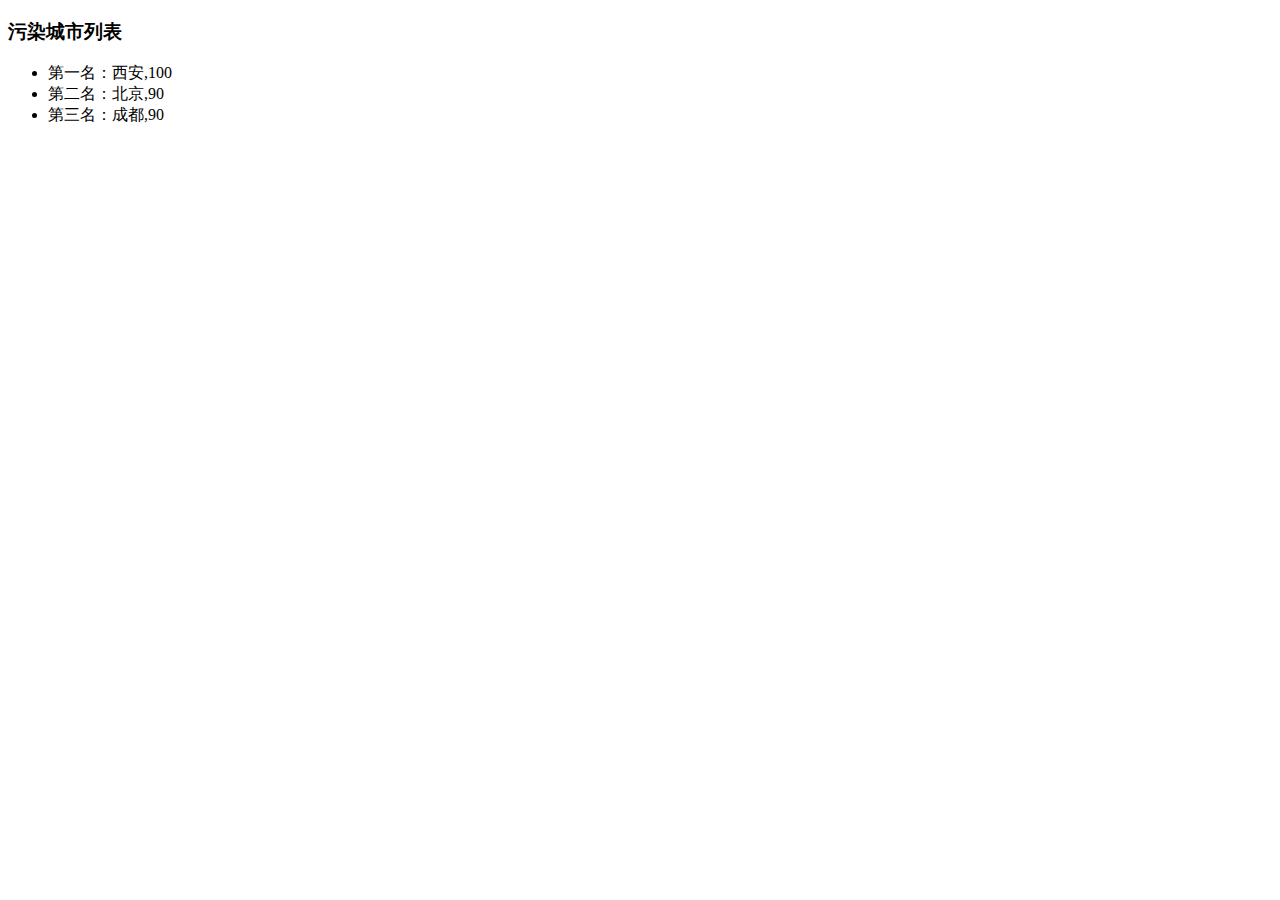
<file: four/index.html>
<!DOCTYPE html>
<html>
  <head>
    <meta charset="utf-8">
    <title>IFE JavaScript Task 01</title>
  </head>
<body>

  <h3>污染城市列表</h3>
  <ul id="aqi-list">
<!--   
    <li>第一名：福州（样例），10</li>
  	<li>第二名：福州（样例），10</li> -->
  </ul>

<script type="text/javascript">

var aqiData = [
  ["北京", 90],
  ["上海", 50],
  ["福州", 10],
  ["广州", 50],
  ["成都", 90],
  ["西安", 100]
];
(function () {

  /*
  在注释下方编写代码
  遍历读取aqiData中各个城市的数据
  将空气质量指数大于60的城市显示到aqi-list的列表中
  */
  var oList = document.getElementById("aqi-list");
  var arr = ["一","二","三","四","五"];
  aqiData.sort(function(a,b){
  	return b[1]-a[1];
  });//若相减值为正数则二者交换位置，即将函数从大到小排序，改成a[1]-b[1]就是从小到大排序
  oList.innerHTML = "";
        for(i=0;i<aqiData.length;i++)
        {         
          if(aqiData[i][1]>60)
          {
            var oLi = document.createElement("li");
            oLi.innerHTML = '第'+arr[i]+'名：'+aqiData[i][0]+','+aqiData[i][1];
            oList.appendChild(oLi);//将oli添加到olist中
          }
      }

})();

</script>
</body>
</html>
</file>
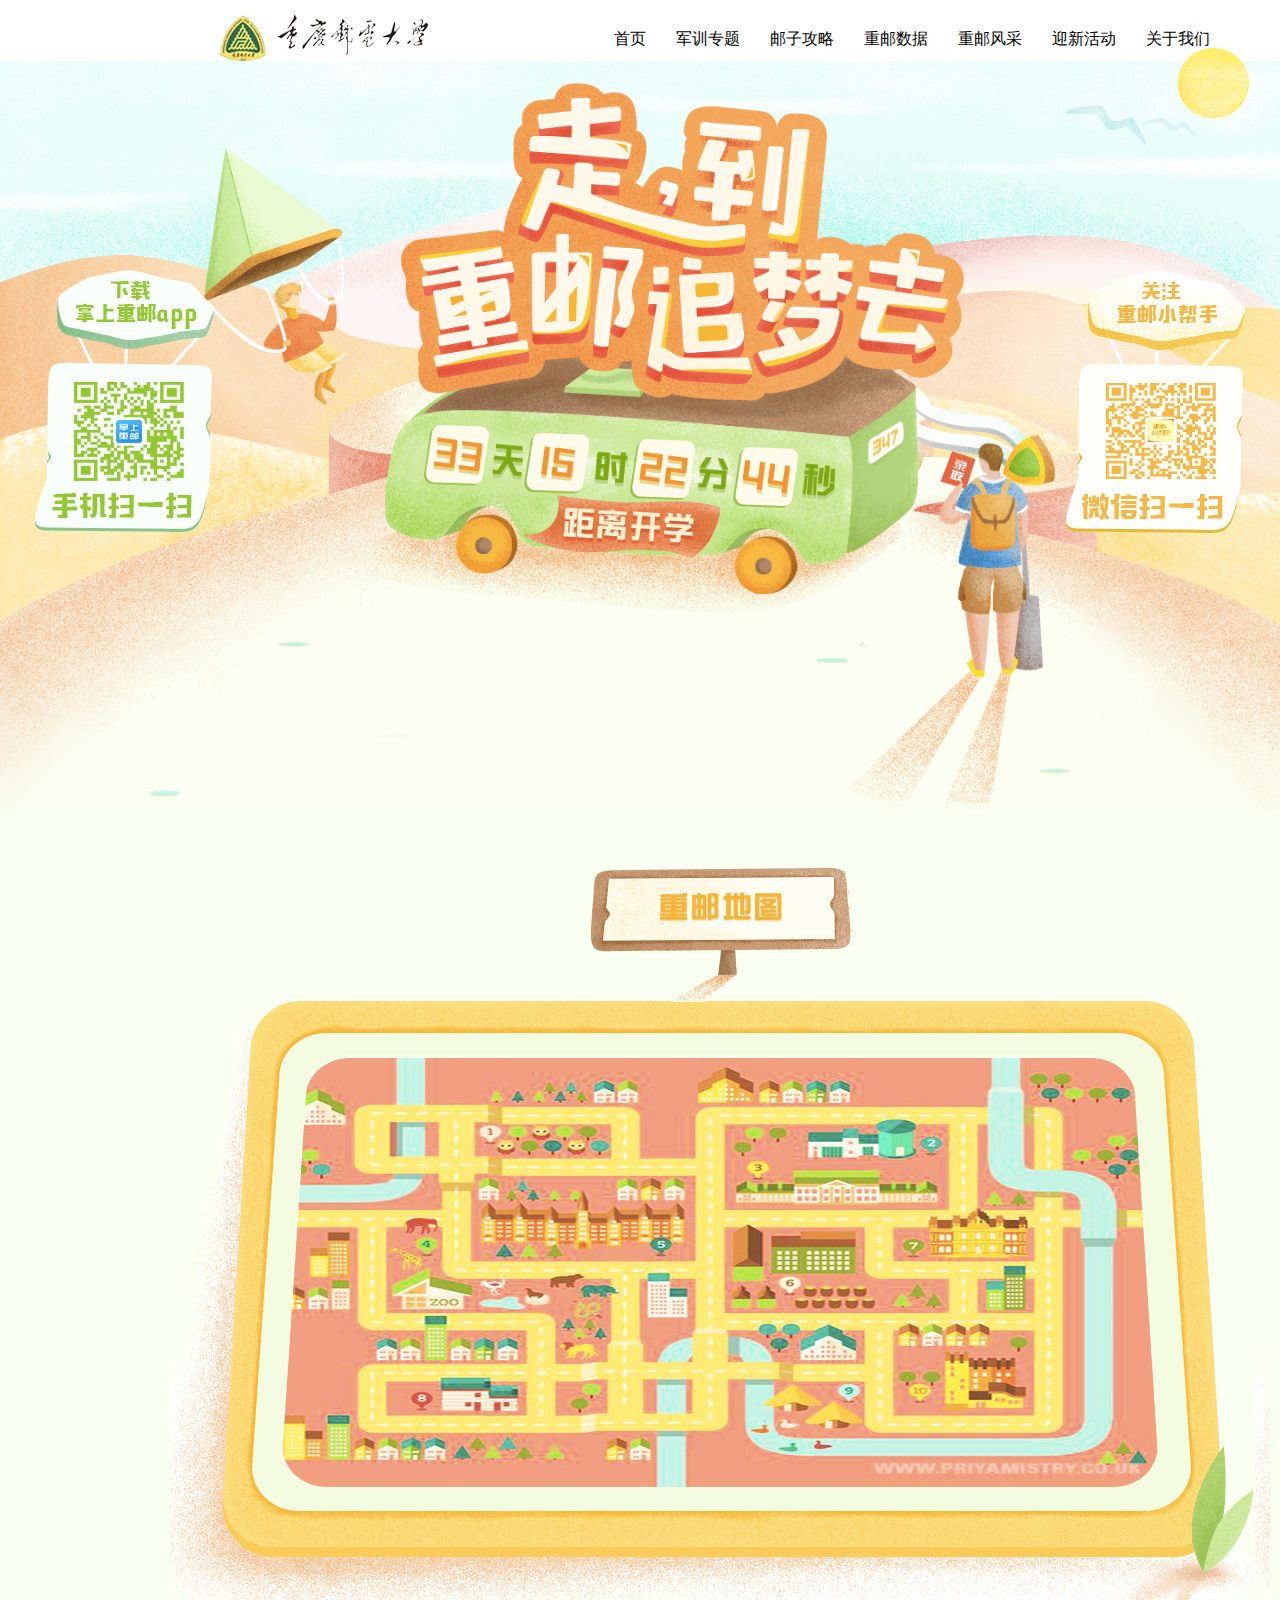
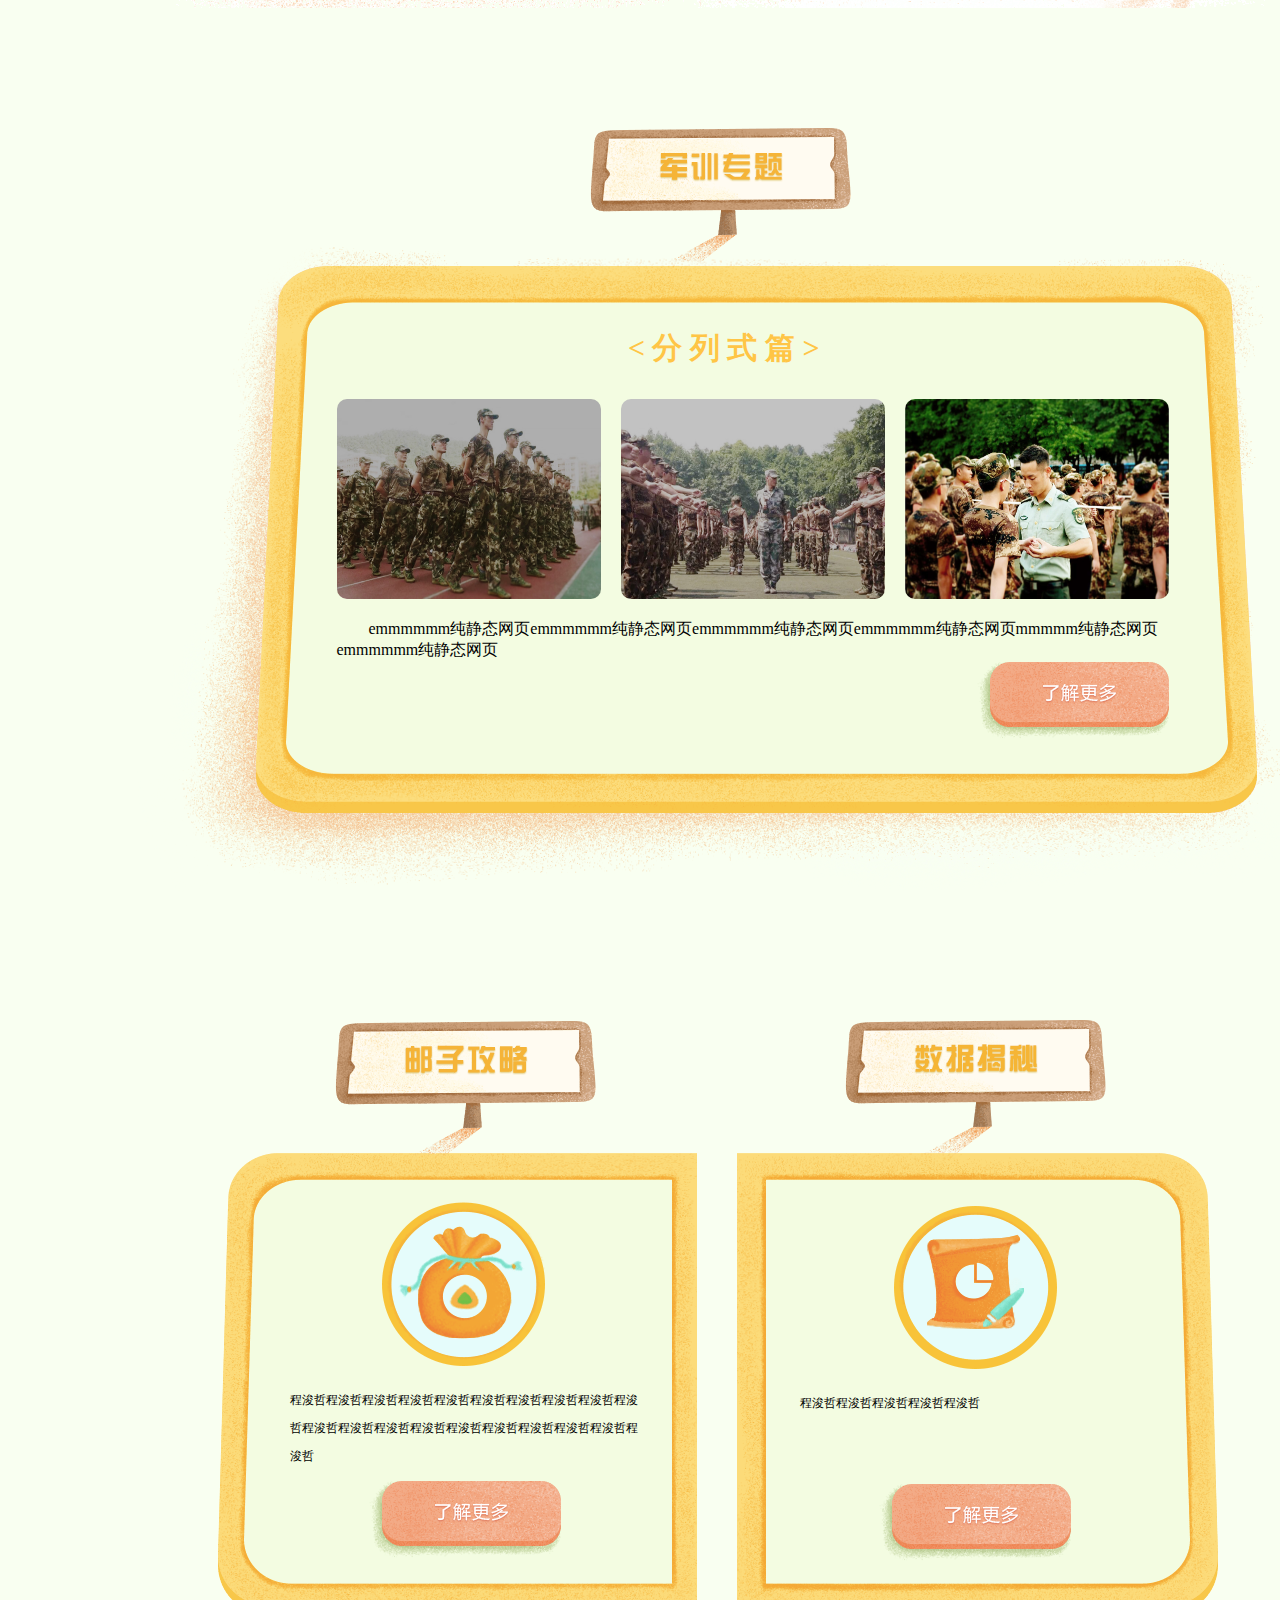
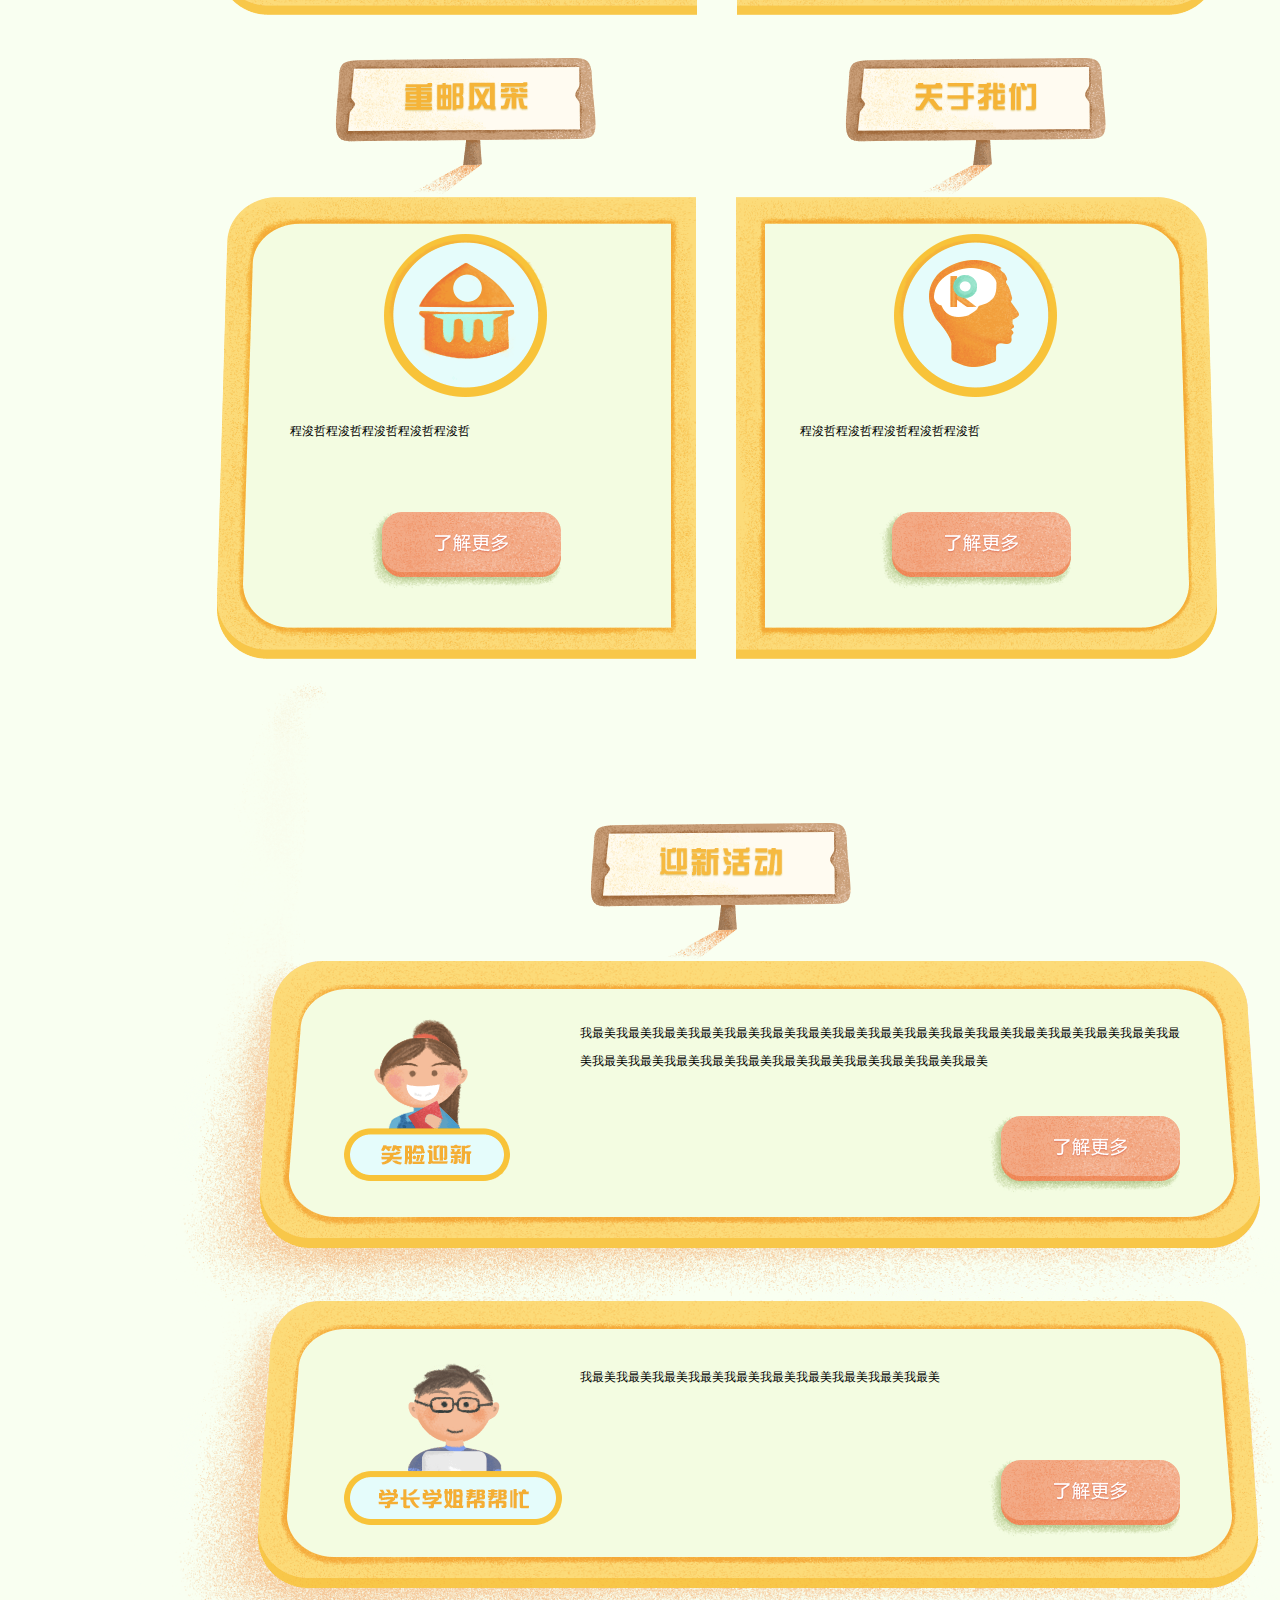
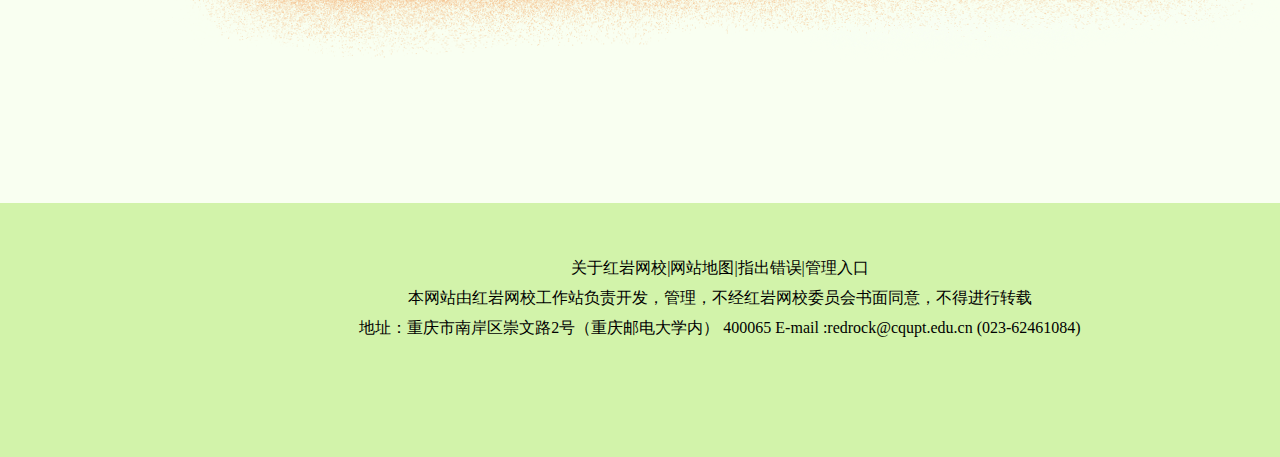
<file: third/index.html>
<!DOCTYPE html>
<html>
<head>
	<meta http-equiv="Content-Type" content="text/html" charset="utf-8">
	<title>晚风第三次作业</title>
	<link rel="stylesheet" type="text/css" href="css/index.css">
	<script type="text/javascript" src="js/index.js"></script>
</head>
<body>
	<img src="img/left.png" class="left" id="left">
	<img src="img/right.png" class="right" id="right">
	<div class="header">
		<a href="http://www.cqupt.edu.cn/cqupt/index.shtml" class="cqupt">
			<img src="img/cqupt.png">
		</a>
		<ul class="header_ul">
			<li>首页</li>
			<li>军训专题</li>
			<li>邮子攻略</li>
			<li>重邮数据</li>
			<li>重邮风采</li>
			<li>迎新活动</li>
			<li>关于我们</li>
		</ul>
	</div>
	<div class="map">
		<img src="img/tb_map.png" class="tb_map">
		<div class="mapmap">
			<img src="img/map.png">
		</div>
	</div>
	<div class="armtitle">
		<img src="img/tb_armtitle.png">
		<h4>&nbsp;< 分 列 式 篇 ></h4>
		<ul>
			<li><img src="img/w_fen1.jpg"></li>
			<li><img src="img/w_fen2.jpg"></li>
			<li><img src="img/w_fen3.jpg"></li>
		</ul>
		<p>emmmmmm纯静态网页emmmmmm纯静态网页emmmmmm纯静态网页emmmmmm纯静态网页mmmmm纯静态网页emmmmmm纯静态网页</p>
		<a href="#"><img src="img/knowMore.png"></a>
	</div>
	<div class="fourBox">
		<div class="box1">
			<img src="img/w_gongnue.png" style="padding-top: 8px;">
			<img src="img/w_gongnue2.png" class="jianju">
			<p>程浚哲程浚哲程浚哲程浚哲程浚哲程浚哲程浚哲程浚哲程浚哲程浚哲程浚哲程浚哲程浚哲程浚哲程浚哲程浚哲程浚哲程浚哲程浚哲程浚哲</p>
			<a href="#"><img src="img/w_mesinput.png"></a>
		</div>
		<div class="box2">
			<img src="img/w_shuju.png">
			<img src="img/w_shuju2.png" class="jianju">
			<p>程浚哲程浚哲程浚哲程浚哲程浚哲</p>
			<a href="#"><img src="img/w_mesinput.png"></a>
		</div>
		<div class="box3">
			<img src="img/w_fengcai.png">
			<img src="img/w_fengcai2.png" class="jianju">
			<p>程浚哲程浚哲程浚哲程浚哲程浚哲</p>
			<a href="#"><img src="img/w_mesinput.png"></a>
		</div>
		<div class="box4">
			<img src="img/w_guanyu.png">
			<img src="img/w_guanyu2.png" class="jianju">
			<p>程浚哲程浚哲程浚哲程浚哲程浚哲</p>
			<a href="#"><img src="img/w_mesinput.png"></a>
		</div>
	</div>
	<div class="lastBox">
		<img src="img/w_welcome.png" class="welcome">
		<div class="lastBox1">
			<img src="img/w_first.png">
			<div>
				<p class="lastP">我最美我最美我最美我最美我最美我最美我最美我最美我最美我最美我最美我最美我最美我最美我最美我最美我最美我最美我最美我最美我最美我最美我最美我最美我最美我最美我最美我最美</p>
				<a href="#"><img src="img/w_mesinput.png"></a>
			</div>
		</div>
		<div class="lastBox2">
			<img src="img/w_secend.png">
			<div>
				<p class="lastP">我最美我最美我最美我最美我最美我最美我最美我最美我最美我最美</p>
				<a href="#"><img src="img/w_mesinput.png"></a>
			</div>
		</div>
	</div>
	<div class="bottom">关于红岩网校|网站地图|指出错误|管理入口<br>本网站由红岩网校工作站负责开发，管理，不经红岩网校委员会书面同意，不得进行转载<br>地址：重庆市南岸区崇文路2号（重庆邮电大学内） 400065 E-mail :redrock@cqupt.edu.cn (023-62461084)</div>
</body>
</html>
</file>
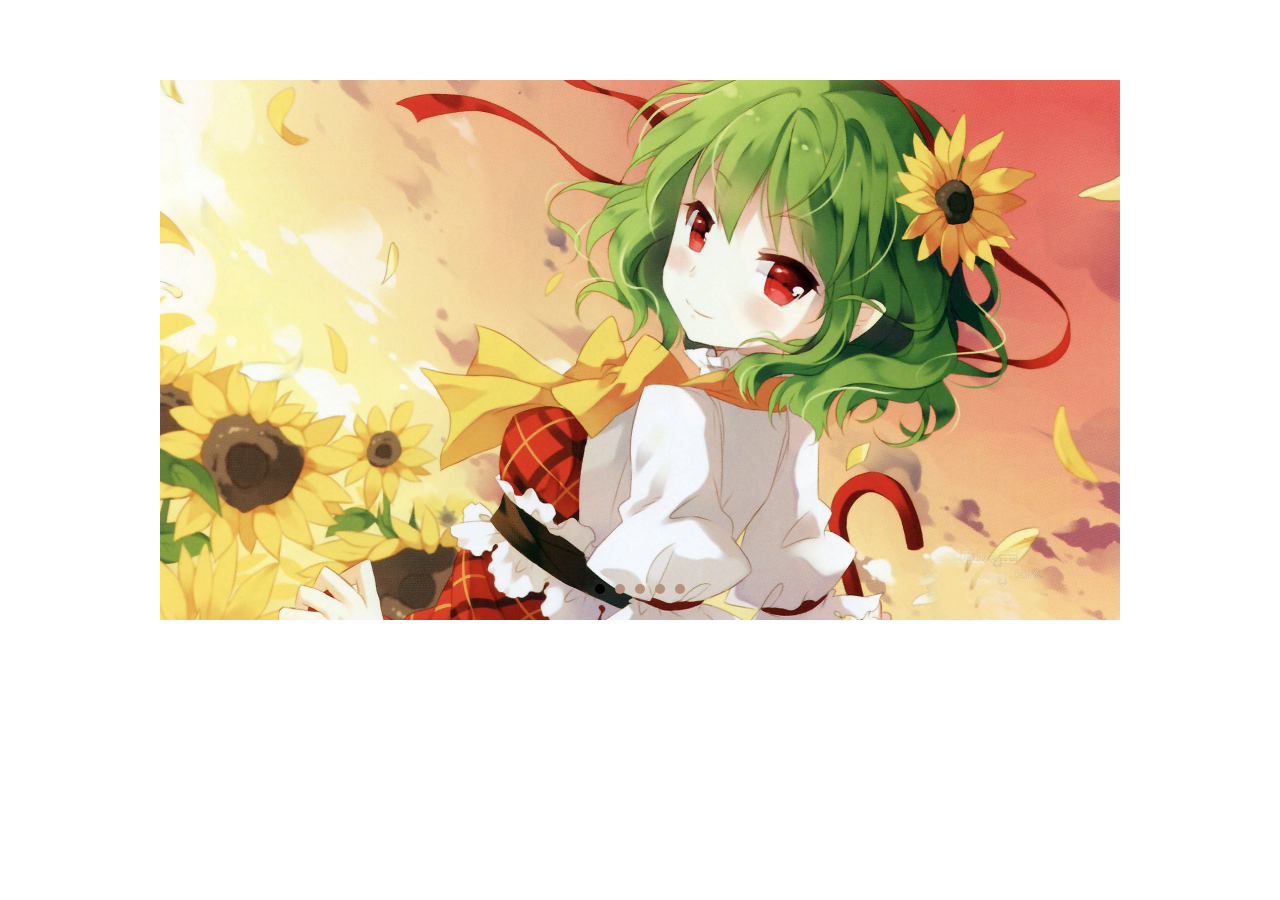
<file: five/banner/index.html>
<!DOCTYPE html>
<html>
<head>
	<meta http-equiv="Content-Type" content="text/html; charset=utf-8" />
	<link rel="stylesheet" type="text/css" href="css/index.css">
	<title>晚风轮播</title>
	<script type="text/javascript" src="js/banner.js"></script>
</head>
<body>
<div id="banner_box">
	<ul class="banner_ul">
		<li style="opacity: 1;display: block;"><img src="imgs/1.jpg"></li>
		<!-- <li><img src="imgs/2.jpg"></li>
		<li><img src="imgs/3.jpg"></li>
		<li><img src="imgs/4.jpg"></li>
		<li><img src="imgs/5.jpg"></li> -->
		<li><img src="imgs/6.jpg"></li>
		<li><img src="imgs/7.jpg"></li>
		<li><img src="imgs/8.jpg"></li>
		<li><img src="imgs/9.jpg"></li>
	</ul>
	<ul class="banner_yuan">
		<!-- <li style="background-color: #000;"></li>
		<li></li>
		<li></li>
		<li></li> -->
	</ul>
	<div class="left"><</div>
	<div class="right">></div>
</div>
</body>
</html>
</file>
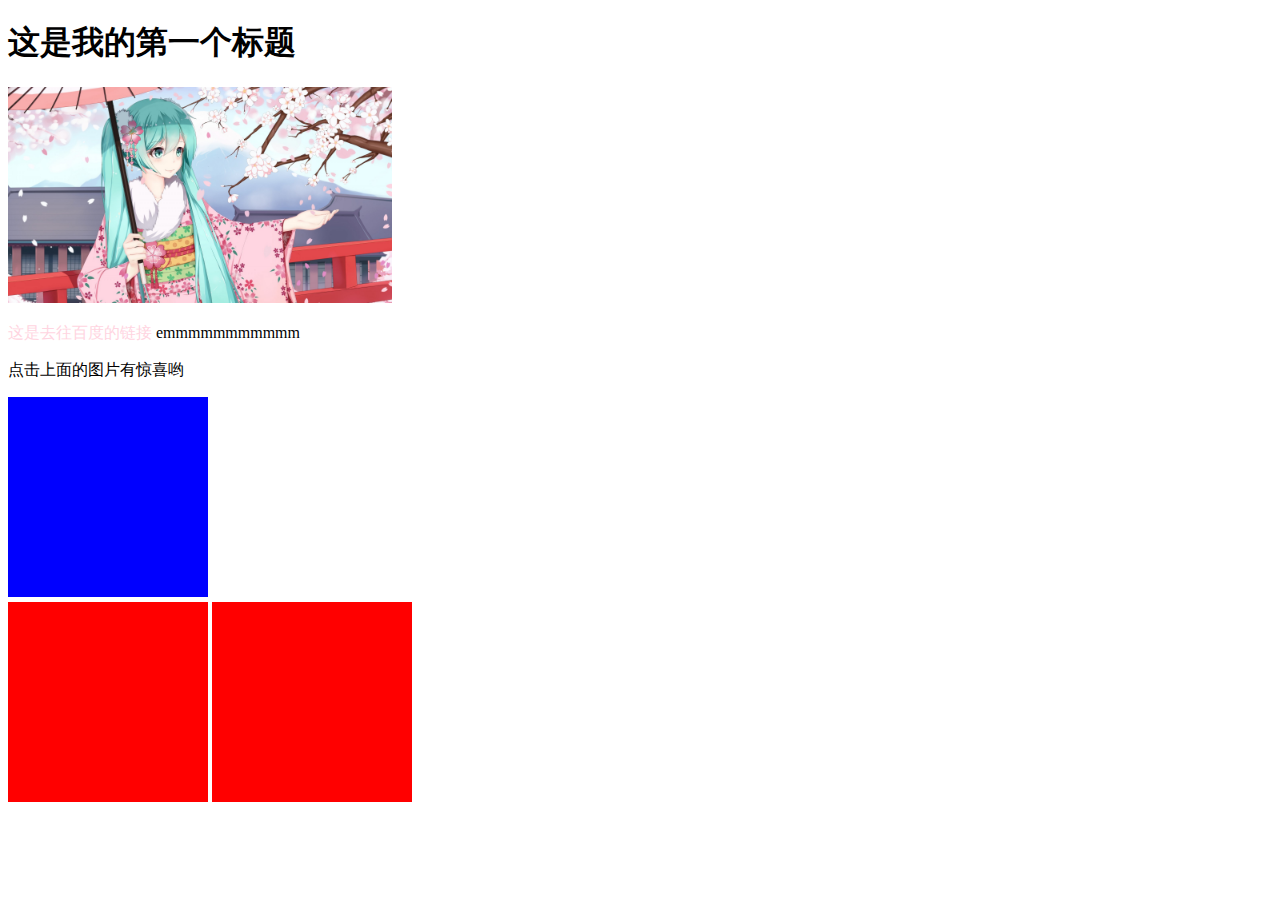
<file: first/first.html>
<!DOCTYPE html>
<html>
<head>
	<meta http-equiv="Content-Type" content="text/html" charset="utf-8">
	<title>红岩第一次作业</title>
	<link rel="stylesheet" type="text/css" href="first.css">
</head>
<body>
<h1>这是我的第一个标题</h1>
<a href="http://reg.jiayuan.com/landing_page_new.php" target="_Blank"><!--在新的窗口跳转到百度-->
	<img src="pic.jpg" class="pic">
</a>
<p><a href="http://www.baidu.com" target="_Blank">这是去往百度的链接</a> emmmmmmmmmmm</p>
<p>点击上面的图片有惊喜哟</p>
<div class="css1"></div>
<div class="css2"></div>
<div class="css2"></div>
</body>
</html>
</file>
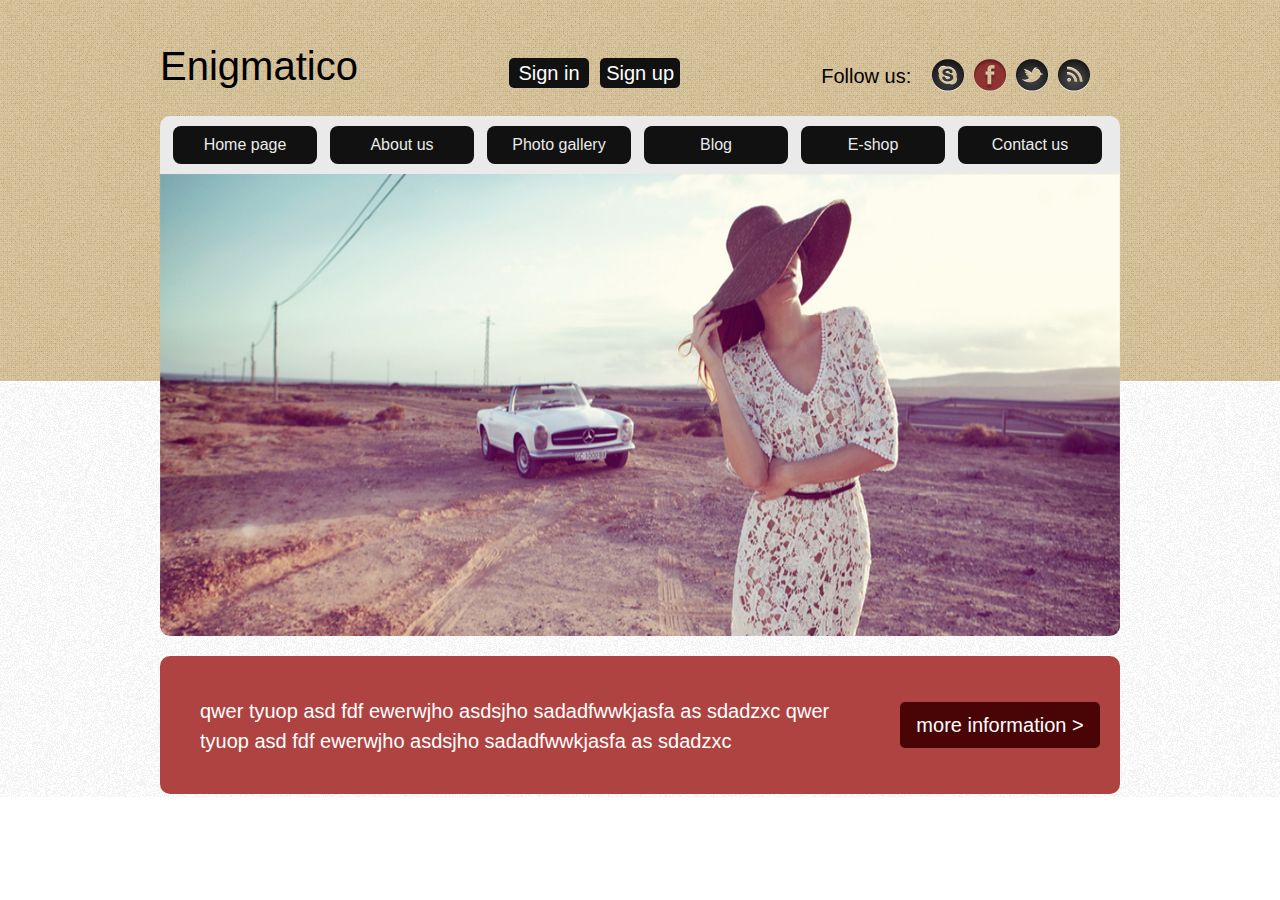
<file: second/css+js/second.html>
<!DOCTYPE html>
<html>
<head>
	<meta http-equiv="Content-Type" content="text/html" charset="utf-8">
	<title>second</title>
	<link rel="stylesheet" type="text/css" href="css/second.css">
	<script type="text/javascript" src="js/second.js"></script>
</head>
<body>
	<div class="box">
		<div class="header">
			Enigmatico
			<div class="header_m">
				<a href="#">Sign in</a>
				<a href="#">Sign up</a>
			</div>
			<div class="header_r" id="h_r">
				<p>Follow us: &nbsp;</p>
				<img src="imgs/0.png">
				<img src="imgs/1.png">
				<img src="imgs/2.png">
				<img src="imgs/3.png">
			</div>
		</div>
		<div class="middle">
			<div class="list">
				<ul id="box1">
					<li class="box1-li">
					Home page
						<ul class="box2">
							<li><a href="#">小晚风</a></li>
							<li><a href="#">晚风呀</a></li>
							<li><a href="#">风啊风</a></li>
							<li><a href="#">晚风风</a></li>
						</ul>
					</li>
					<li class="box1-li">
					About us
						<ul class="box2">
							<li><a href="#">小晚风</a></li>
							<li><a href="#">晚风呀</a></li>
							<li><a href="#">风啊风</a></li>
							<li><a href="#">晚风风</a></li>
						</ul>
					</li>
					<li class="box1-li">
					Photo gallery
						<ul class="box2">
							<li><a href="#">小晚风</a></li>
							<li><a href="#">晚风呀</a></li>
							<li><a href="#">风啊风</a></li>
							<li><a href="#">晚风风</a></li>
						</ul>
					</li>
					<li class="box1-li">
					Blog
						<ul class="box2">
							<li><a href="#">小晚风</a></li>
							<li><a href="#">晚风呀</a></li>
							<li><a href="#">风啊风</a></li>
							<li><a href="#">晚风风</a></li>
						</ul>
					</li>
					<li class="box1-li">
					E-shop
						<ul class="box2">
							<li><a href="#">小晚风</a></li>
							<li><a href="#">晚风呀</a></li>
							<li><a href="#">风啊风</a></li>
							<li><a href="#">晚风风</a></li>
						</ul>
					</li>
					<li class="box1-li">
					Contact us
						<ul class="box2">
							<li><a href="#">小晚风</a></li>
							<li><a href="#">晚风呀</a></li>
							<li><a href="#">风啊风</a></li>
							<li><a href="#">晚风风</a></li>
						</ul>
					</li>
					
				</ul>
			</div>
			<div class="banner_box">
				<ul id="banner_ul">
					<li><img src="imgs/banner.png"></li>
					<li><img src="imgs/banner1.jpg"></li>
					<li><img src="imgs/banner2.jpg"></li>
					<li><img src="imgs/banner3.jpg"></li>
					<li><img src="imgs/banner4.jpg"></li>					
				</ul>
			</div>
			<div class="left" id="banner_left"><</div>
			<div class="right" id="banner_right">></div>
		</div>
		<div class="bottom">
			<div class="more"><a href="#">more information ></a></div>
			<p>qwer tyuop asd fdf ewerwjho asdsjho sadadfwwkjasfa as sdadzxc qwer tyuop asd fdf ewerwjho asdsjho sadadfwwkjasfa as sdadzxc</p>		
		</div>
	</div>
</body>
</html>
</file>
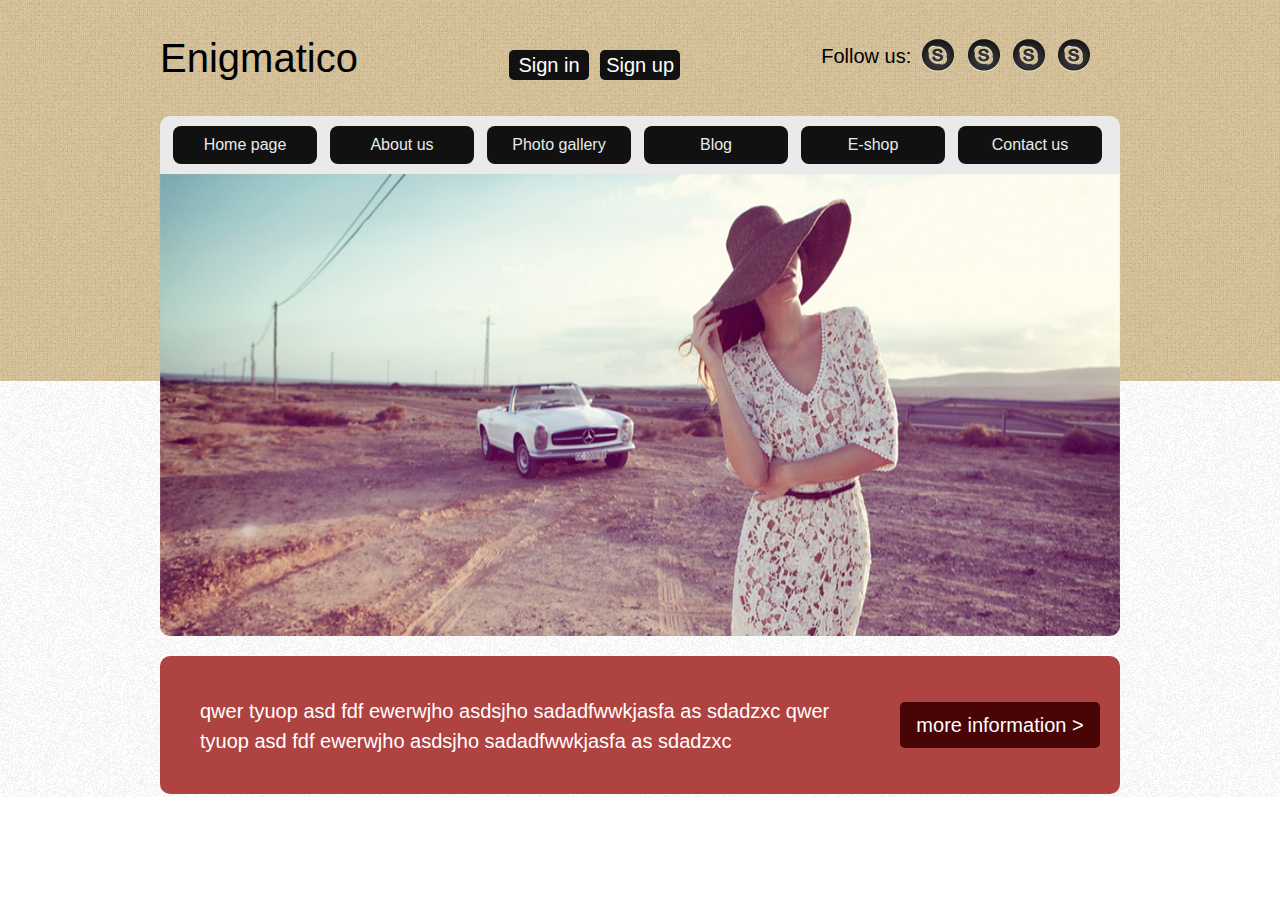
<file: second/纯css/second.html>
<!DOCTYPE html>
<html>
<head>
	<meta http-equiv="Content-Type" content="text/html" charset="utf-8">
	<title>second</title>
	<link rel="stylesheet" type="text/css" href="css/second.css">
</head>
<body>
	<div class="box">
		<div class="header">
			Enigmatico
			<div class="header_m">
				<a href="#">Sign in</a>
				<a href="#">Sign up</a>
			</div>
			<div class="header_r">
				<p>Follow us: &nbsp;</p>
				<a href="#"></a>
				<a href="#"></a>
				<a href="#"></a>
				<a href="#"></a>
			</div>
		</div>
		<div class="middle">
			<div class="list">
				<ul>
					<li>
						<a href="#">Home page</a>
						<ul>
							<li><a href="#"><span>晚风</span></a></li>
							<li><a href="#">晚风</a></li>
							<li><a href="#">晚风</a></li>
							<li><a href="#">晚风</a></li>
						</ul>
					</li>
					<li>
						<a href="#">About us</a>
						<ul>
							<li><a href="#">晚风</a></li>
							<li><a href="#">晚风</a></li>
							<li><a href="#">晚风</a></li>
							<li><a href="#">晚风</a></li>
						</ul>
					</li>
					<li>
						<a href="#">Photo gallery</a>
						<ul>
							<li><a href="#">晚风</a></li>
							<li><a href="#">晚风</a></li>
							<li><a href="#">晚风</a></li>
							<li><a href="#">晚风</a></li>
						</ul>
					</li>
					<li>
						<a href="#">Blog</a>
						<ul>
							<li><a href="#">晚风</a></li>
							<li><a href="#">晚风</a></li>
							<li><a href="#">晚风</a></li>
							<li><a href="#">晚风</a></li>
						</ul>
					</li>
					<li>
						<a href="#">E-shop</a>
						<ul>
							<li><a href="#">晚风</a></li>
							<li><a href="#">晚风</a></li>
							<li><a href="#">晚风</a></li>
							<li><a href="#">晚风</a></li>
						</ul>
					</li>
					<li>
						<a href="#">Contact us</a>
						<ul>
							<li><a href="#">晚风</a></li>
							<li><a href="#">晚风</a></li>
							<li><a href="#">晚风</a></li>
							<li><a href="#">晚风</a></li>
						</ul>
					</li>
				</ul>
			</div>
			<div class="banner_box">
				<div class="banner">
					<img src="imgs/banner.png">
					<img src="imgs/banner2.jpg">
					<img src="imgs/banner3.jpg">
					<img src="imgs/banner4.jpg">
					<img src="imgs/banner1.jpg">
				</div>
			</div>
		</div>
		<div class="bottom">
			<div class="more"><a href="#">more information ></a></div>
			<p>qwer tyuop asd fdf ewerwjho asdsjho sadadfwwkjasfa as sdadzxc qwer tyuop asd fdf ewerwjho asdsjho sadadfwwkjasfa as sdadzxc</p>		
		</div>
	</div>
</body>
</html>
</file>
<file: third/css/index.css>
*{
	padding: 0;
	margin: 0; 
}
ul{list-style: none;}
body{
	min-width: 1440px;
	background: url(../img/background.png) no-repeat;
	background-color: #f9fff1;
	background-size: 100%;
	height: 3000px;
}
.left,.right{
	position: fixed;
	top: 30%;
}
.left{
	left: 34px;
}
.right{
	right: 34px;
}
.header{
	width: 1000px;
	height: 78px;
	margin: 0 auto;
}
.cqupt{
	margin-top: 15px;
	display: inline-block;
}
.header_ul{
	float: right;
}
.header_ul li{
	float: left;
	font-size: 16px;
	margin-left: 10px;
	padding:0 10px 0 10px;
	line-height: 78px;
	cursor: pointer;
}
.header_ul li:hover{
	color: #fff;
	background-color: #a4f087;
}
.map{
	width: 1100px;
	height: 740px;
	margin: 0 auto;
	margin-top: 790px;
	text-align: center;
	background: url(../img/mapwaikuang.png);
}
.mapmap{
	margin-top: 50px;
}
.armtitle{
	width: 1167px;
	height: 765px;
	margin: 120px auto;
	text-align: center;
	background: url(../img/armwaikuang.png)0 118px no-repeat;
}
.armtitle h4{
	color: #ffc546;
	margin-top: 60px;
	font-size: 30px;
}
.armtitle ul{
	width: 880px;
	margin:30px 0 20px 180px;
	height: 200px;
}
.armtitle li img{
	width: 264px;
	height: 200px;
	float: left;
	margin-left: 20px;
	display: block;
	border-radius: 10px;
}
.armtitle p{
	width: 830px;
	text-align: left;
	margin-left: 200px;
	text-indent: 2em;
}
.armtitle a{
	display: block;
	height: 78px;
	width: 192px;
	margin-left: 840px;
}
.fourBox{
	width: 1020px;
	height: 1270px;
	background: url(../img/w_waikuang.png)0 126px no-repeat;
	margin: 0 auto;
}
.box1,.box2,.box3,.box4{
	width: 510px;
	height: 645px;
	float: left;
}
.fourBox img{
	display: block;
	margin: 0 auto;
}
.jianju{
	padding-top: 40px;
}
.fourBox p{
	width: 350px;
	font-size: 12px;
	line-height: 28px;
	padding-top: 20px;
	height: 94px;
	margin: 0 auto;
}
.lastBox{
	width: 1172px;
	height: 1120px;
	background: url(../img/w_background.png)no-repeat;
	margin: 0 auto;
}
.welcome{
	display: block;
	margin: 0 auto;
	padding-top: 120px;
}
.lastBox1,.lastBox2{
	width: 838px;
	height: 164px;
	margin:60px 0 180px 208px;
}
.lastBox1 div,.lastBox2 div{
	width: 600px;
	float: right;
	height: 164px;
	font-size: 12px;
	line-height: 28px;
}
.lastP{
	height: 96px;
}
.lastBox1 div img,.lastBox2 div img{
	display: block;
	float: right;
}
.bottom{
	width: 100%;
	background-color: #d2f3aa;
	height: 204px;
	text-align: center;
	padding-top: 50px;
	font-size: 16px;
	line-height: 30px;
}
</file>
<file: five/banner/css/index.css>
*{
	padding: 0;margin: 0;
}
li{list-style: none;}
#banner_box{
	width: 960px;
	height:540;
	margin: 80px auto;
	position: relative;
}
.banner_ul{
	
}
.banner_ul li{
	display: none;
	opacity: 0;
}
.banner_ul img{
	width: 960px;
	height:540;
}
.left,.right{
	position: absolute;
	top: 250px;
	width: 40px;
	height: 40px;
	background-color: #000;
	font-size: 26px;
	line-height: 40px;
	text-align: center;
	color: #fff;
	font-family: "微软雅黑";
	font-weight: bold;
	opacity: 0.5;
	cursor: pointer;
}
.lfet{
	left: 0;
}
.right{
	right: 0;
}
.banner_yuan{
	position: absolute;
	display: block;
	bottom: 30px;	
}
.banner_yuan li{
	margin-left:10px;
	width: 10px;
	height: 10px;
	border-radius: 5px;
	background: #b7917a;
	float: left;
}
</file>
<file: first/first.css>
a { 
	text-decoration: none; 
	color: #ffd5e1;
}
a:hover{
	color: #bcf5ee;
	text-decoration: underline;
}
.pic{
	width: 384px;
	height: 216px;
}
.css1,.css2{
	width: 200px;
	height: 200px;
	margin-bottom: 5px;
}
.css1{
	background: blue;
}
.css2{
	background: red;
	display: inline-block;
}
</file>
<file: second/css+js/css/second.css>
*{
	padding: 0;
	margin: 0;
	font-family: arial;
}
ul{list-style: none;}
a{ text-decoration:none; }
body{
	background: url(../imgs/rectangle_copy.png) no-repeat;
}
.box{
	width: 960px;height: 796px;
	margin: 0 auto;
}
.header{
	height: 116px;
	font-size: 40px;
	line-height: 116px;
}
.header div{
	display: inline-block;
}
.header_m{
	margin-left: 140px;
	margin-right: 130px;
}
.header_m a{
	display: inline-block;
	width: 80px;
	height: 30px;
	font-size: 20px;
	line-height: 30px;
	text-align: center;
	color: #fff;
	background-color: #111111;
	border-radius: 5px;
}
.header_m a:hover{
	background-color: #8d3231;
}
.header_r{
	height: 80px;
}
.header_r p{
	margin-top: 59px;
	float: left;
	font-size: 20px;
	line-height: 34px;
}
.header_r img{
	cursor: pointer;
	margin-top: 59px;
	margin-left: 10px;
	display: block;
	float: left;
}
.middle{
	height: 520px;
	border-radius: 10px;
	width: 960px;
	position: relative;
}

/*二级菜单*/
.list{
	height: 58px;
	background-color: #eaeaea;
	border-radius:10px 10px 0 0;
	position: relative;
}
.box1-li{
	width: 144px;
	font-size: 16px;
	line-height: 38px;
	text-align: center;
	border-radius: 8px;
	background-color: #111;
	color: #eaeaea;
	position: absolute;
	z-index: 100;
	top: 10px;
	cursor: pointer;
	/*margin-left: 13px;
	margin-top: 10px;*/
}
.box2{
	display: none;
}
.box2 a{
	color: #eaeaea;
}
.box2 a:hover{
	color: #689867;
}

/*轮播图*/
.banner_box{
	height: 462px;
	width: 960px;
	overflow: hidden;
	position: relative;
	border-radius: 0 0 10px 10px;
}
.banner_box ul{
	height: 462px;
	position: absolute;
	left: 0;
	top: 0;
}
.banner_box ul li{
	float: left;
	width: 960px;
	height: 462px;
}
.banner_box ul li img{
	width: 960px;
	height: 462px;
}

.left,.right{
	width: 100px;
	height: 100px;
	position: absolute;
	border-radius: 50px;
	top: 210px;
	opacity: 0.8;
	background-color: #a09ba9;
	font-size: 60px;
	font-weight: bold;
	text-align:center;
	line-height: 100px;
	cursor: pointer;
	display: none;
}
.left{
	left: -50px;
}
.right{
	right: -50px;
}

.bottom{
	height: 138px;
	margin-top: 20px;
	background-color: #af4341;
	border-radius: 10px;
}
.bottom p{
	width: 630px;
	margin-left: 40px;
	padding-top: 40px;
	color: #fff;
	font-size: 20px;
	line-height: 30px;
}
.more{
	float: right;
	margin-top: 46px;
	margin-right: 20px;
	width: 200px;
	height: 46px;
	border-radius: 5px;
	background-color: #490506;
	font-size: 20px;
	line-height: 46px;
	text-align: center;
}
.more a{
	color: #fff;
}
.more a:hover{
	color: #70e8e1;
}
</file>
<file: second/纯css/css/second.css>
*{
	padding: 0;
	margin: 0;
	font-family: arial;
}
a{ text-decoration:none; }
body{
	background: url(../imgs/rectangle_copy.png) no-repeat;
}
.box{
	width: 960px;height: 796px;
	margin: 0 auto;
}
.header{
	height: 116px;
	font-size: 40px;
	line-height: 116px;
}
.header div{
	display: inline-block;
}
.header_m{
	margin-left: 140px;
	margin-right: 130px;
}
.header_m a{
	display: inline-block;
	width: 80px;
	height: 30px;
	font-size: 20px;
	line-height: 30px;
	text-align: center;
	color: #fff;
	background-color: #111111;
	border-radius: 5px;
}
.header_m a:hover{
	background-color: #8d3231;
}
.header_r{
	height: 80px;
}
.header_r p{
	padding-top: 39px;
	float: left;
	font-size: 20px;
	line-height: 34px;
}
.header_r a{
	width: 34px;
	height: 34px;
	background: url(../imgs/sina.png) no-repeat left ;
	display: inline-block;
}
.header_r a:hover{
	background: url(../imgs/facebook.png) no-repeat left ;
}
.middle{
	height: 520px;
	border-radius: 10px;
}

/*二级菜单*/
.list{
	height: 58px;
	background-color: #eaeaea;
	border-radius:10px 10px 0 0;
	overflow: hidden;
}
.list ul,.list li{
	list-style: none;
	float: left;
}
.list>ul>li>ul{
	position: absolute;
	display: none;
}
.list>ul>li>ul>li{
	float: none;
}
.list>ul>li:hover>a{
	border-radius: 10px 10px 0 0;
}
.list>ul>li:hover ul{
	display: block;
	z-index: 100;
}
.list>ul>li>a{
	width: 144px;
	height: 38px;
	margin-top: 10px;
	margin-left: 13px;
	display: block;
	background-color: #111;
	color: #eaeaea;
	text-align: center;
	font-size: 16px;
	line-height: 38px;
	border-radius: 8px;
}
.list>ul>li>ul>li>a{
	width: 144px;
	height: 38px;
	margin-left: 13px;
	display: block;
	background-color: #111;
	color: #eaeaea;
	text-align: center;
	font-size: 16px;
	line-height: 38px;
}
.list>ul>li>ul>li:last-child>a{
	border-radius: 0 0 10px 10px;
}
.list>ul>li>ul>li>a:hover{
	color: #8b8b8b;
	border-bottom: 1px solid #8b8b8b;
}

/*轮播图*/
.banner_box{
	height: 462px;
	width: 960px;
	overflow: hidden;
	position: relative;
	border-radius: 0 0 10px 10px;
}
.banner{
	width: 500%;
	height: 100%;
	position: absolute;
	left: 0;
	top: 0;
	font-size: 0;
	transform: translate(0,0); /* 初始位置位移 */
    animation: wf 10s linear/*动画速度相同*/ infinite/*动画播放无数次*/ alternate;
    -webkit-animation: wf 10s linear/*动画速度相同*/ infinite/*动画播放无数次*/ alternate;
}
/* 创建wf动画规则 */
/* 
	一共轮播10s，
   单张展示1600ms，即16%；
   切换四次每次500ms，即5%；
*/
@keyframes wf {
    0% {transform: translate(0,0);}
    16% {transform: translate(0,0);} /* 停留1500ms */

    21% {transform: translate(-20%,0);} /* 切换500ms 位移-20% */
    37% {transform: translate(-20%,0);}

    42% {transform: translate(-40%,0);}
    58% {transform: translate(-40%,0);}

    63% {transform: translate(-60%,0);}
    79% {transform: translate(-60%,0);}

    84% {transform: translate(-80%,0);}
    100% {transform: translate(-80%,0);}
}
.banner img{
	height: 462px;
	width: 960px;
	float: left;
}

.bottom{
	height: 138px;
	margin-top: 20px;
	background-color: #af4341;
	border-radius: 10px;
}
.bottom p{
	width: 630px;
	margin-left: 40px;
	padding-top: 40px;
	color: #fff;
	font-size: 20px;
	line-height: 30px;
}
.more{
	float: right;
	margin-top: 46px;
	margin-right: 20px;
	width: 200px;
	height: 46px;
	border-radius: 5px;
	background-color: #490506;
	font-size: 20px;
	line-height: 46px;
	text-align: center;
}
.more a{
	color: #fff;
}
.more a:hover{
	color: #70e8e1;
}
</file>
